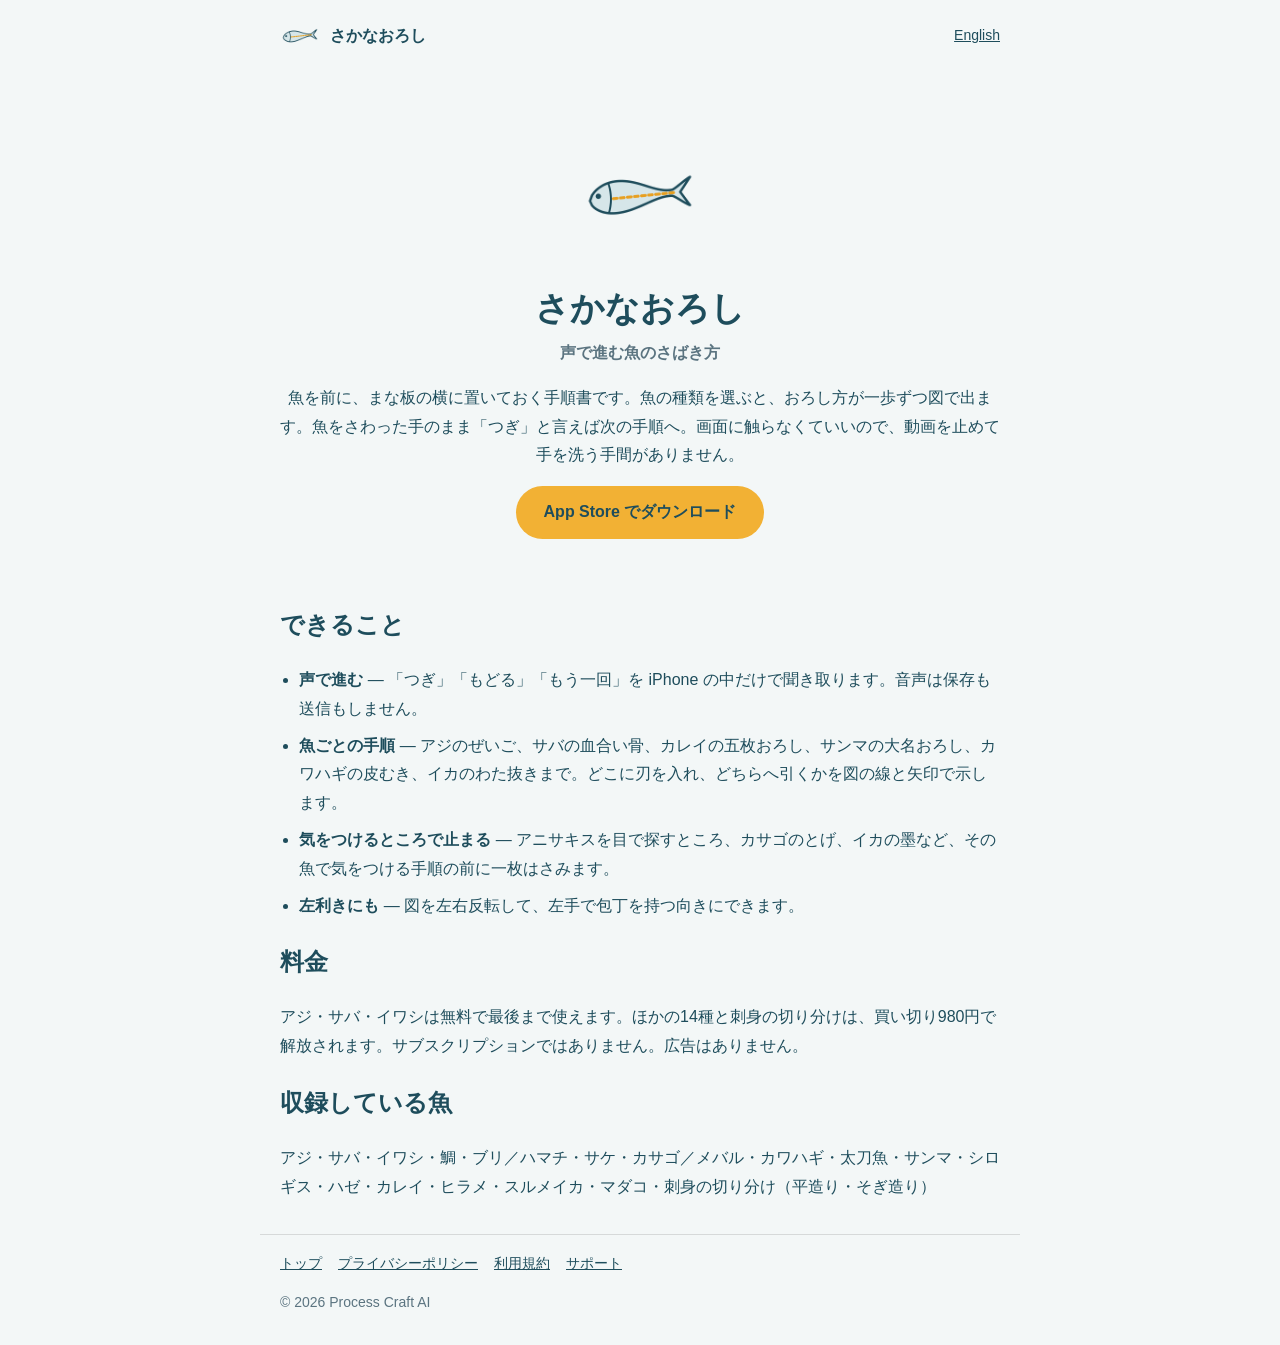
<file: index.html>
<!doctype html>
<html lang="ja">
<head>
<meta charset="utf-8">
<meta name="viewport" content="width=device-width, initial-scale=1">
<title>さかなおろし - 声で進む魚のさばき方｜三枚おろしから五枚おろしまで</title>
<meta name="description" content="さかなおろしは、魚種ごとのさばき方を一歩ずつ図で示し、濡れた手のまま「つぎ」と言えば次の手順へ進む iPhone アプリです。アジ・サバ・イワシは無料。">
<link rel="canonical" href="https://sakanaoroshi.process-craft-ai.com/">
<link rel="alternate" hreflang="ja" href="https://sakanaoroshi.process-craft-ai.com/">
<link rel="alternate" hreflang="en" href="https://sakanaoroshi.process-craft-ai.com/en/">
<meta property="og:type" content="website">
<meta property="og:site_name" content="さかなおろし">
<meta property="og:title" content="さかなおろし - 声で進む魚のさばき方｜三枚おろしから五枚おろしまで">
<meta property="og:description" content="さかなおろしは、魚種ごとのさばき方を一歩ずつ図で示し、濡れた手のまま「つぎ」と言えば次の手順へ進む iPhone アプリです。アジ・サバ・イワシは無料。">
<meta property="og:url" content="https://sakanaoroshi.process-craft-ai.com/">
<meta property="og:image" content="https://sakanaoroshi.process-craft-ai.com/icon-512.png">
<meta name="apple-itunes-app" content="app-id=6839185607">
<link rel="icon" href="favicon.ico" sizes="48x48">
<link rel="icon" type="image/png" sizes="192x192" href="icon-192.png">
<link rel="apple-touch-icon" href="apple-touch-icon.png">
<link rel="stylesheet" href="style.css">
<script type="application/ld+json">{"@context": "https://schema.org", "@graph": [{"@type": "WebSite", "@id": "https://sakanaoroshi.process-craft-ai.com/#website", "name": "さかなおろし", "alternateName": ["Sakana Oroshi", "Oroshi", "さかなおろし 声で進む魚のさばき方"], "url": "https://sakanaoroshi.process-craft-ai.com/", "inLanguage": "ja"}, {"@type": "MobileApplication", "name": "さかなおろし - 声で進む魚のさばき方", "operatingSystem": "iOS", "applicationCategory": "LifestyleApplication", "url": "https://apps.apple.com/jp/app/id6839185607", "offers": {"@type": "Offer", "price": "0", "priceCurrency": "JPY"}}]}</script>
</head>
<body>
<header><a class="brand" href=""><img src="icon-192.png" alt="" width="40" height="40">さかなおろし</a>
<a class="lang" href="en/">English</a></header>
<main>
<section class="hero">
<img src="icon-512.png" alt="さかなおろしのアイコン" width="120" height="120">
<h1>さかなおろし</h1>
<p class="sub">声で進む魚のさばき方</p>
<p>魚を前に、まな板の横に置いておく手順書です。魚の種類を選ぶと、おろし方が一歩ずつ図で出ます。魚をさわった手のまま「つぎ」と言えば次の手順へ。画面に触らなくていいので、動画を止めて手を洗う手間がありません。</p>
<p><a class="cta" href="https://apps.apple.com/jp/app/id6839185607">App Store でダウンロード</a></p>
</section>
<section>
<h2>できること</h2>
<ul>
<li><b>声で進む</b> — 「つぎ」「もどる」「もう一回」を iPhone の中だけで聞き取ります。音声は保存も送信もしません。</li>
<li><b>魚ごとの手順</b> — アジのぜいご、サバの血合い骨、カレイの五枚おろし、サンマの大名おろし、カワハギの皮むき、イカのわた抜きまで。どこに刃を入れ、どちらへ引くかを図の線と矢印で示します。</li>
<li><b>気をつけるところで止まる</b> — アニサキスを目で探すところ、カサゴのとげ、イカの墨など、その魚で気をつける手順の前に一枚はさみます。</li>
<li><b>左利きにも</b> — 図を左右反転して、左手で包丁を持つ向きにできます。</li>
</ul>
<h2>料金</h2>
<p>アジ・サバ・イワシは無料で最後まで使えます。ほかの14種と刺身の切り分けは、買い切り980円で解放されます。サブスクリプションではありません。広告はありません。</p>
<h2>収録している魚</h2>
<p>アジ・サバ・イワシ・鯛・ブリ／ハマチ・サケ・カサゴ／メバル・カワハギ・太刀魚・サンマ・シロギス・ハゼ・カレイ・ヒラメ・スルメイカ・マダコ・刺身の切り分け（平造り・そぎ造り）</p>
</section>
</main>
<footer><nav><a href="">トップ</a><a href="privacy.html">プライバシーポリシー</a><a href="terms.html">利用規約</a><a href="support.html">サポート</a></nav>
<p>© 2026 Process Craft AI</p></footer>
</body>
</html>
</file>
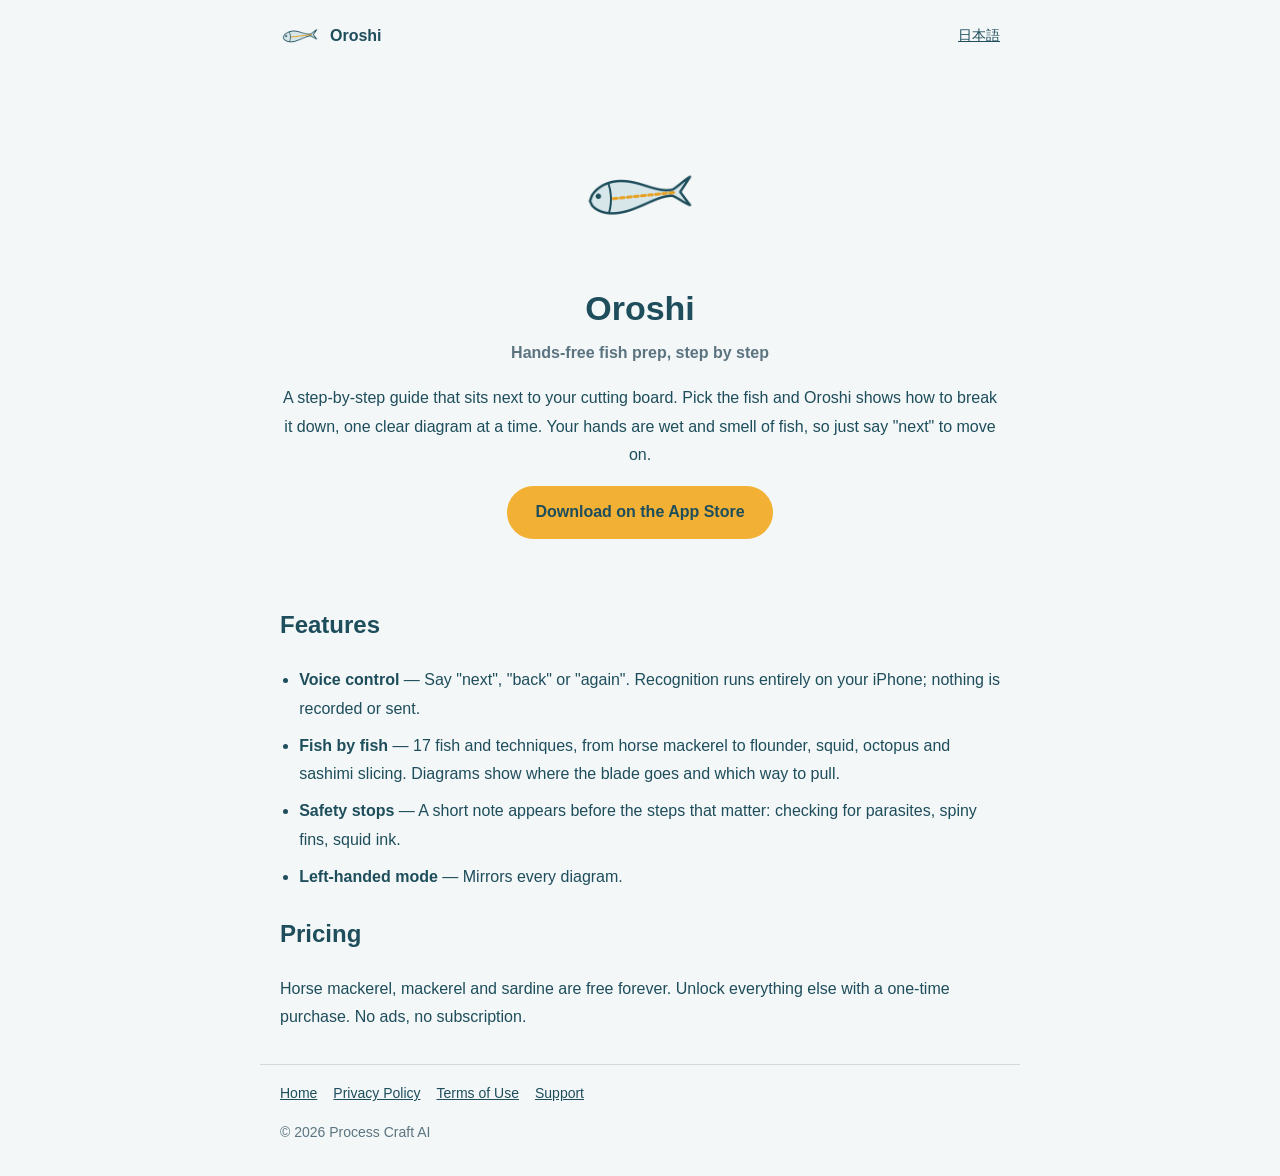
<file: en/index.html>
<!doctype html>
<html lang="en">
<head>
<meta charset="utf-8">
<meta name="viewport" content="width=device-width, initial-scale=1">
<title>Oroshi: Hands-Free Fish Prep | Step-by-step fish filleting</title>
<meta name="description" content="Oroshi shows how to clean and fillet 17 kinds of fish and seafood, one diagram at a time. Say “next” to move on, hands-free.">
<link rel="canonical" href="https://sakanaoroshi.process-craft-ai.com/en/">
<link rel="alternate" hreflang="ja" href="https://sakanaoroshi.process-craft-ai.com/">
<link rel="alternate" hreflang="en" href="https://sakanaoroshi.process-craft-ai.com/en/">
<meta property="og:type" content="website">
<meta property="og:site_name" content="Oroshi">
<meta property="og:title" content="Oroshi: Hands-Free Fish Prep | Step-by-step fish filleting">
<meta property="og:description" content="Oroshi shows how to clean and fillet 17 kinds of fish and seafood, one diagram at a time. Say “next” to move on, hands-free.">
<meta property="og:url" content="https://sakanaoroshi.process-craft-ai.com/en/">
<meta property="og:image" content="https://sakanaoroshi.process-craft-ai.com/icon-512.png">
<meta name="apple-itunes-app" content="app-id=6839185607">
<link rel="icon" href="../favicon.ico" sizes="48x48">
<link rel="icon" type="image/png" sizes="192x192" href="../icon-192.png">
<link rel="apple-touch-icon" href="../apple-touch-icon.png">
<link rel="stylesheet" href="../style.css">
<script type="application/ld+json">{"@context": "https://schema.org", "@graph": [{"@type": "WebSite", "@id": "https://sakanaoroshi.process-craft-ai.com/#website", "name": "さかなおろし", "alternateName": ["Sakana Oroshi", "Oroshi", "さかなおろし 声で進む魚のさばき方"], "url": "https://sakanaoroshi.process-craft-ai.com/", "inLanguage": "en"}, {"@type": "MobileApplication", "name": "Oroshi: Hands-Free Fish Prep", "operatingSystem": "iOS", "applicationCategory": "LifestyleApplication", "url": "https://apps.apple.com/us/app/id6839185607", "offers": {"@type": "Offer", "price": "0", "priceCurrency": "USD"}}]}</script>
</head>
<body>
<header><a class="brand" href="../en/"><img src="../icon-192.png" alt="" width="40" height="40">Oroshi</a>
<a class="lang" href="../">日本語</a></header>
<main>
<section class="hero">
<img src="../icon-512.png" alt="Oroshi app icon" width="120" height="120">
<h1>Oroshi</h1>
<p class="sub">Hands-free fish prep, step by step</p>
<p>A step-by-step guide that sits next to your cutting board. Pick the fish and Oroshi shows how to break it down, one clear diagram at a time. Your hands are wet and smell of fish, so just say "next" to move on.</p>
<p><a class="cta" href="https://apps.apple.com/us/app/id6839185607">Download on the App Store</a></p>
</section>
<section>
<h2>Features</h2>
<ul>
<li><b>Voice control</b> — Say "next", "back" or "again". Recognition runs entirely on your iPhone; nothing is recorded or sent.</li>
<li><b>Fish by fish</b> — 17 fish and techniques, from horse mackerel to flounder, squid, octopus and sashimi slicing. Diagrams show where the blade goes and which way to pull.</li>
<li><b>Safety stops</b> — A short note appears before the steps that matter: checking for parasites, spiny fins, squid ink.</li>
<li><b>Left-handed mode</b> — Mirrors every diagram.</li>
</ul>
<h2>Pricing</h2>
<p>Horse mackerel, mackerel and sardine are free forever. Unlock everything else with a one-time purchase. No ads, no subscription.</p>
</section>
</main>
<footer><nav><a href="../en/">Home</a><a href="../en/privacy.html">Privacy Policy</a><a href="../en/terms.html">Terms of Use</a><a href="../en/support.html">Support</a></nav>
<p>© 2026 Process Craft AI</p></footer>
</body>
</html>
</file>
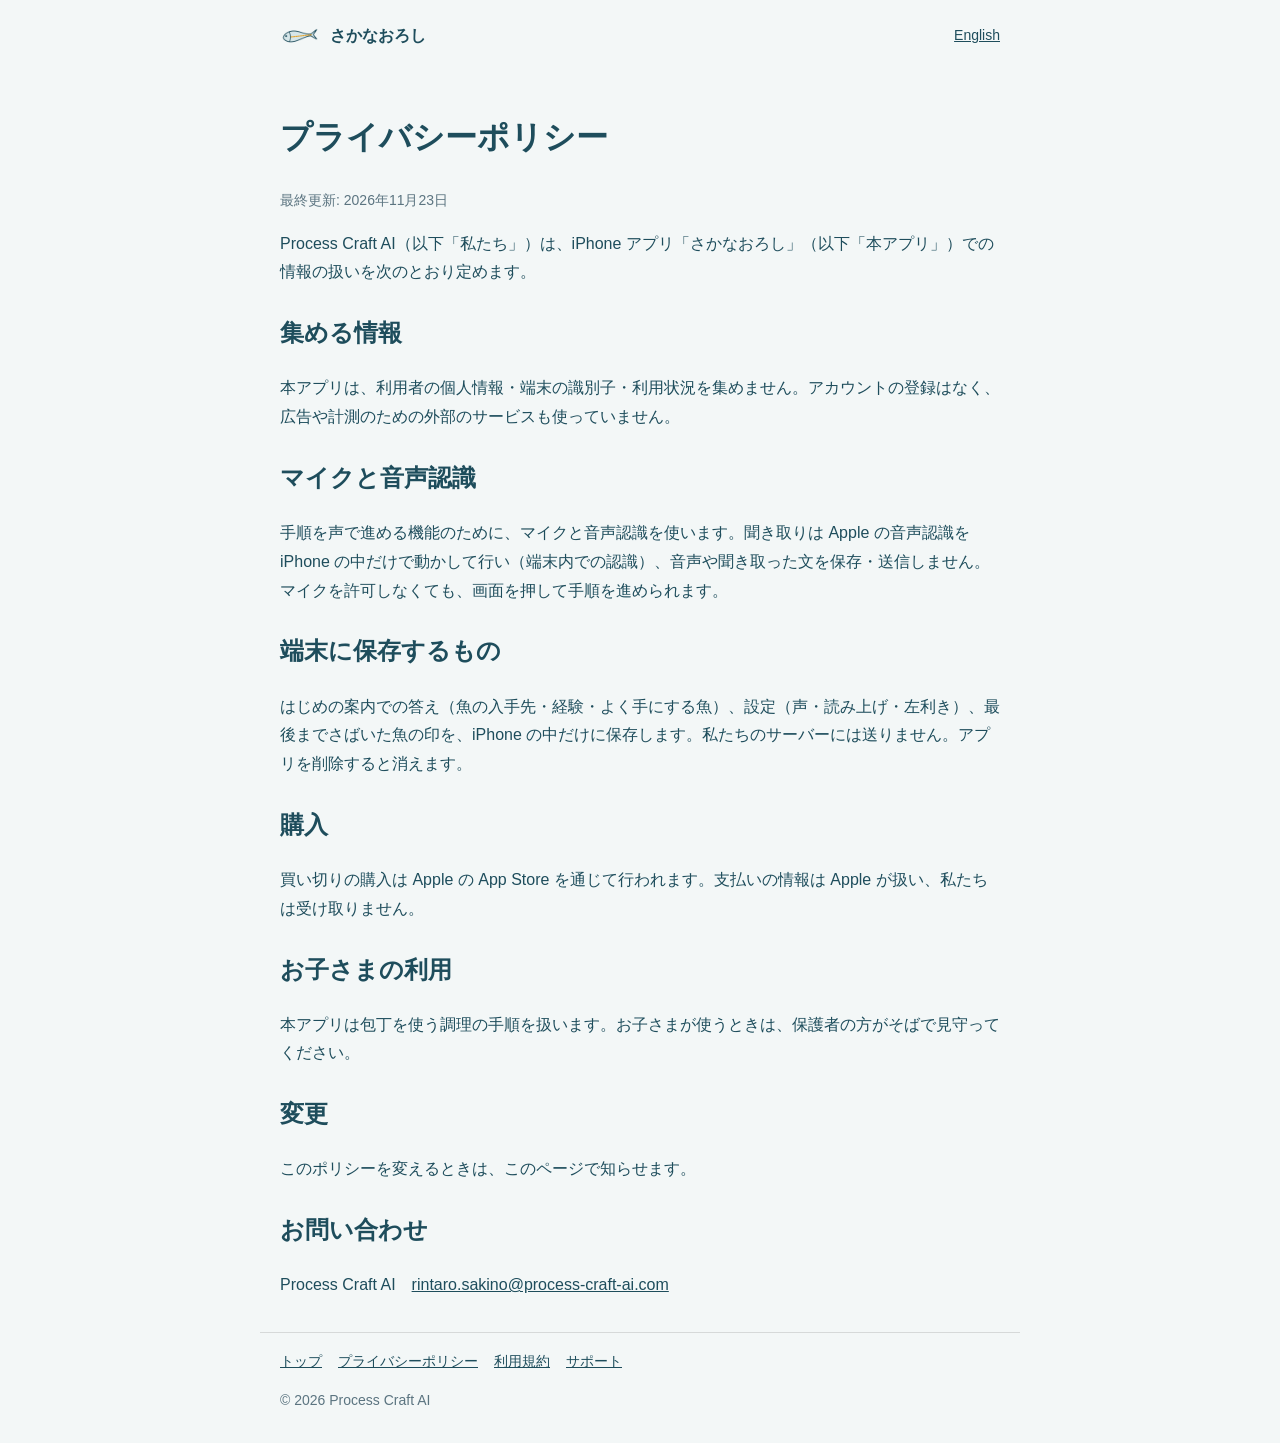
<file: privacy.html>
<!doctype html>
<html lang="ja">
<head>
<meta charset="utf-8">
<meta name="viewport" content="width=device-width, initial-scale=1">
<title>さかなおろし｜プライバシーポリシー</title>
<meta name="description" content="さかなおろしのプライバシーポリシー。個人情報を集めず、声は iPhone の中だけで聞き取ります。">
<link rel="canonical" href="https://sakanaoroshi.process-craft-ai.com/privacy.html">
<link rel="alternate" hreflang="ja" href="https://sakanaoroshi.process-craft-ai.com/privacy.html">
<link rel="alternate" hreflang="en" href="https://sakanaoroshi.process-craft-ai.com/en/privacy.html">
<meta property="og:type" content="website">
<meta property="og:site_name" content="さかなおろし">
<meta property="og:title" content="さかなおろし｜プライバシーポリシー">
<meta property="og:description" content="さかなおろしのプライバシーポリシー。個人情報を集めず、声は iPhone の中だけで聞き取ります。">
<meta property="og:url" content="https://sakanaoroshi.process-craft-ai.com/privacy.html">
<meta property="og:image" content="https://sakanaoroshi.process-craft-ai.com/icon-512.png">
<meta name="apple-itunes-app" content="app-id=6839185607">
<link rel="icon" href="favicon.ico" sizes="48x48">
<link rel="icon" type="image/png" sizes="192x192" href="icon-192.png">
<link rel="apple-touch-icon" href="apple-touch-icon.png">
<link rel="stylesheet" href="style.css">

</head>
<body>
<header><a class="brand" href=""><img src="icon-192.png" alt="" width="40" height="40">さかなおろし</a>
<a class="lang" href="en/privacy.html">English</a></header>
<main>
<h1>プライバシーポリシー</h1>
<p class="date">最終更新: 2026年11月23日</p>
<p>Process Craft AI（以下「私たち」）は、iPhone アプリ「さかなおろし」（以下「本アプリ」）での情報の扱いを次のとおり定めます。</p>
<h2>集める情報</h2>
<p>本アプリは、利用者の個人情報・端末の識別子・利用状況を集めません。アカウントの登録はなく、広告や計測のための外部のサービスも使っていません。</p>
<h2>マイクと音声認識</h2>
<p>手順を声で進める機能のために、マイクと音声認識を使います。聞き取りは Apple の音声認識を iPhone の中だけで動かして行い（端末内での認識）、音声や聞き取った文を保存・送信しません。マイクを許可しなくても、画面を押して手順を進められます。</p>
<h2>端末に保存するもの</h2>
<p>はじめの案内での答え（魚の入手先・経験・よく手にする魚）、設定（声・読み上げ・左利き）、最後までさばいた魚の印を、iPhone の中だけに保存します。私たちのサーバーには送りません。アプリを削除すると消えます。</p>
<h2>購入</h2>
<p>買い切りの購入は Apple の App Store を通じて行われます。支払いの情報は Apple が扱い、私たちは受け取りません。</p>
<h2>お子さまの利用</h2>
<p>本アプリは包丁を使う調理の手順を扱います。お子さまが使うときは、保護者の方がそばで見守ってください。</p>
<h2>変更</h2>
<p>このポリシーを変えるときは、このページで知らせます。</p>
<h2>お問い合わせ</h2>
<p>Process Craft AI　<a href="mailto:rintaro.sakino@process-craft-ai.com">rintaro.sakino@process-craft-ai.com</a></p>
</main>
<footer><nav><a href="">トップ</a><a href="privacy.html">プライバシーポリシー</a><a href="terms.html">利用規約</a><a href="support.html">サポート</a></nav>
<p>© 2026 Process Craft AI</p></footer>
</body>
</html>
</file>
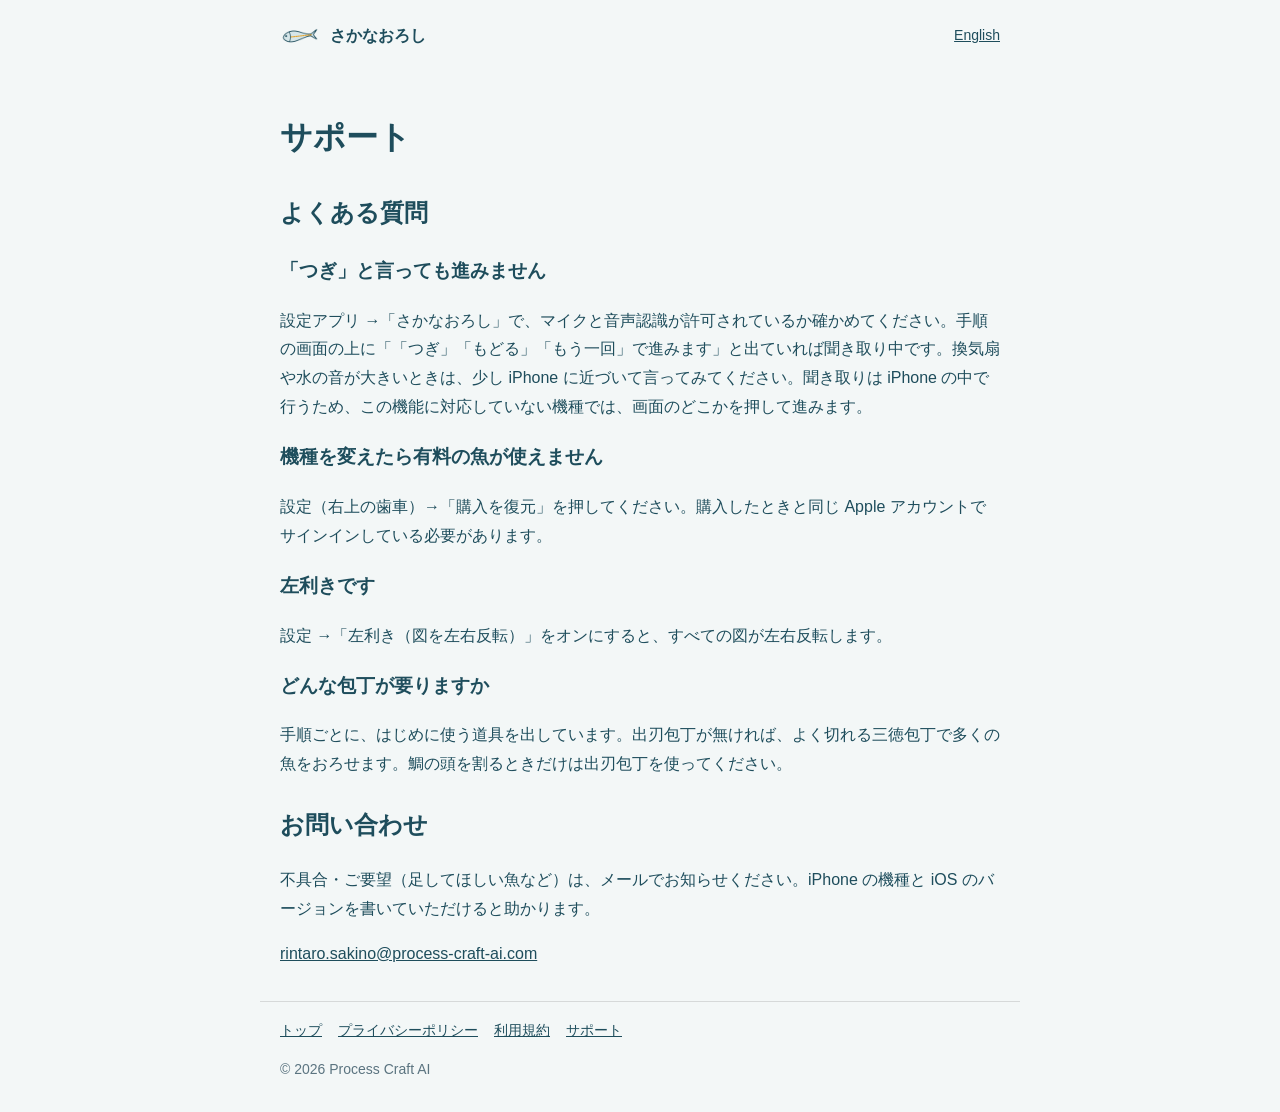
<file: support.html>
<!doctype html>
<html lang="ja">
<head>
<meta charset="utf-8">
<meta name="viewport" content="width=device-width, initial-scale=1">
<title>さかなおろし｜サポート</title>
<meta name="description" content="さかなおろしのよくある質問とお問い合わせ先。">
<link rel="canonical" href="https://sakanaoroshi.process-craft-ai.com/support.html">
<link rel="alternate" hreflang="ja" href="https://sakanaoroshi.process-craft-ai.com/support.html">
<link rel="alternate" hreflang="en" href="https://sakanaoroshi.process-craft-ai.com/en/support.html">
<meta property="og:type" content="website">
<meta property="og:site_name" content="さかなおろし">
<meta property="og:title" content="さかなおろし｜サポート">
<meta property="og:description" content="さかなおろしのよくある質問とお問い合わせ先。">
<meta property="og:url" content="https://sakanaoroshi.process-craft-ai.com/support.html">
<meta property="og:image" content="https://sakanaoroshi.process-craft-ai.com/icon-512.png">
<meta name="apple-itunes-app" content="app-id=6839185607">
<link rel="icon" href="favicon.ico" sizes="48x48">
<link rel="icon" type="image/png" sizes="192x192" href="icon-192.png">
<link rel="apple-touch-icon" href="apple-touch-icon.png">
<link rel="stylesheet" href="style.css">

</head>
<body>
<header><a class="brand" href=""><img src="icon-192.png" alt="" width="40" height="40">さかなおろし</a>
<a class="lang" href="en/support.html">English</a></header>
<main>
<h1>サポート</h1>
<h2>よくある質問</h2>
<h3>「つぎ」と言っても進みません</h3>
<p>設定アプリ →「さかなおろし」で、マイクと音声認識が許可されているか確かめてください。手順の画面の上に「「つぎ」「もどる」「もう一回」で進みます」と出ていれば聞き取り中です。換気扇や水の音が大きいときは、少し iPhone に近づいて言ってみてください。聞き取りは iPhone の中で行うため、この機能に対応していない機種では、画面のどこかを押して進みます。</p>
<h3>機種を変えたら有料の魚が使えません</h3>
<p>設定（右上の歯車）→「購入を復元」を押してください。購入したときと同じ Apple アカウントでサインインしている必要があります。</p>
<h3>左利きです</h3>
<p>設定 →「左利き（図を左右反転）」をオンにすると、すべての図が左右反転します。</p>
<h3>どんな包丁が要りますか</h3>
<p>手順ごとに、はじめに使う道具を出しています。出刃包丁が無ければ、よく切れる三徳包丁で多くの魚をおろせます。鯛の頭を割るときだけは出刃包丁を使ってください。</p>
<h2>お問い合わせ</h2>
<p>不具合・ご要望（足してほしい魚など）は、メールでお知らせください。iPhone の機種と iOS のバージョンを書いていただけると助かります。</p>
<p><a href="mailto:rintaro.sakino@process-craft-ai.com?subject=さかなおろし">rintaro.sakino@process-craft-ai.com</a></p>
</main>
<footer><nav><a href="">トップ</a><a href="privacy.html">プライバシーポリシー</a><a href="terms.html">利用規約</a><a href="support.html">サポート</a></nav>
<p>© 2026 Process Craft AI</p></footer>
</body>
</html>
</file>
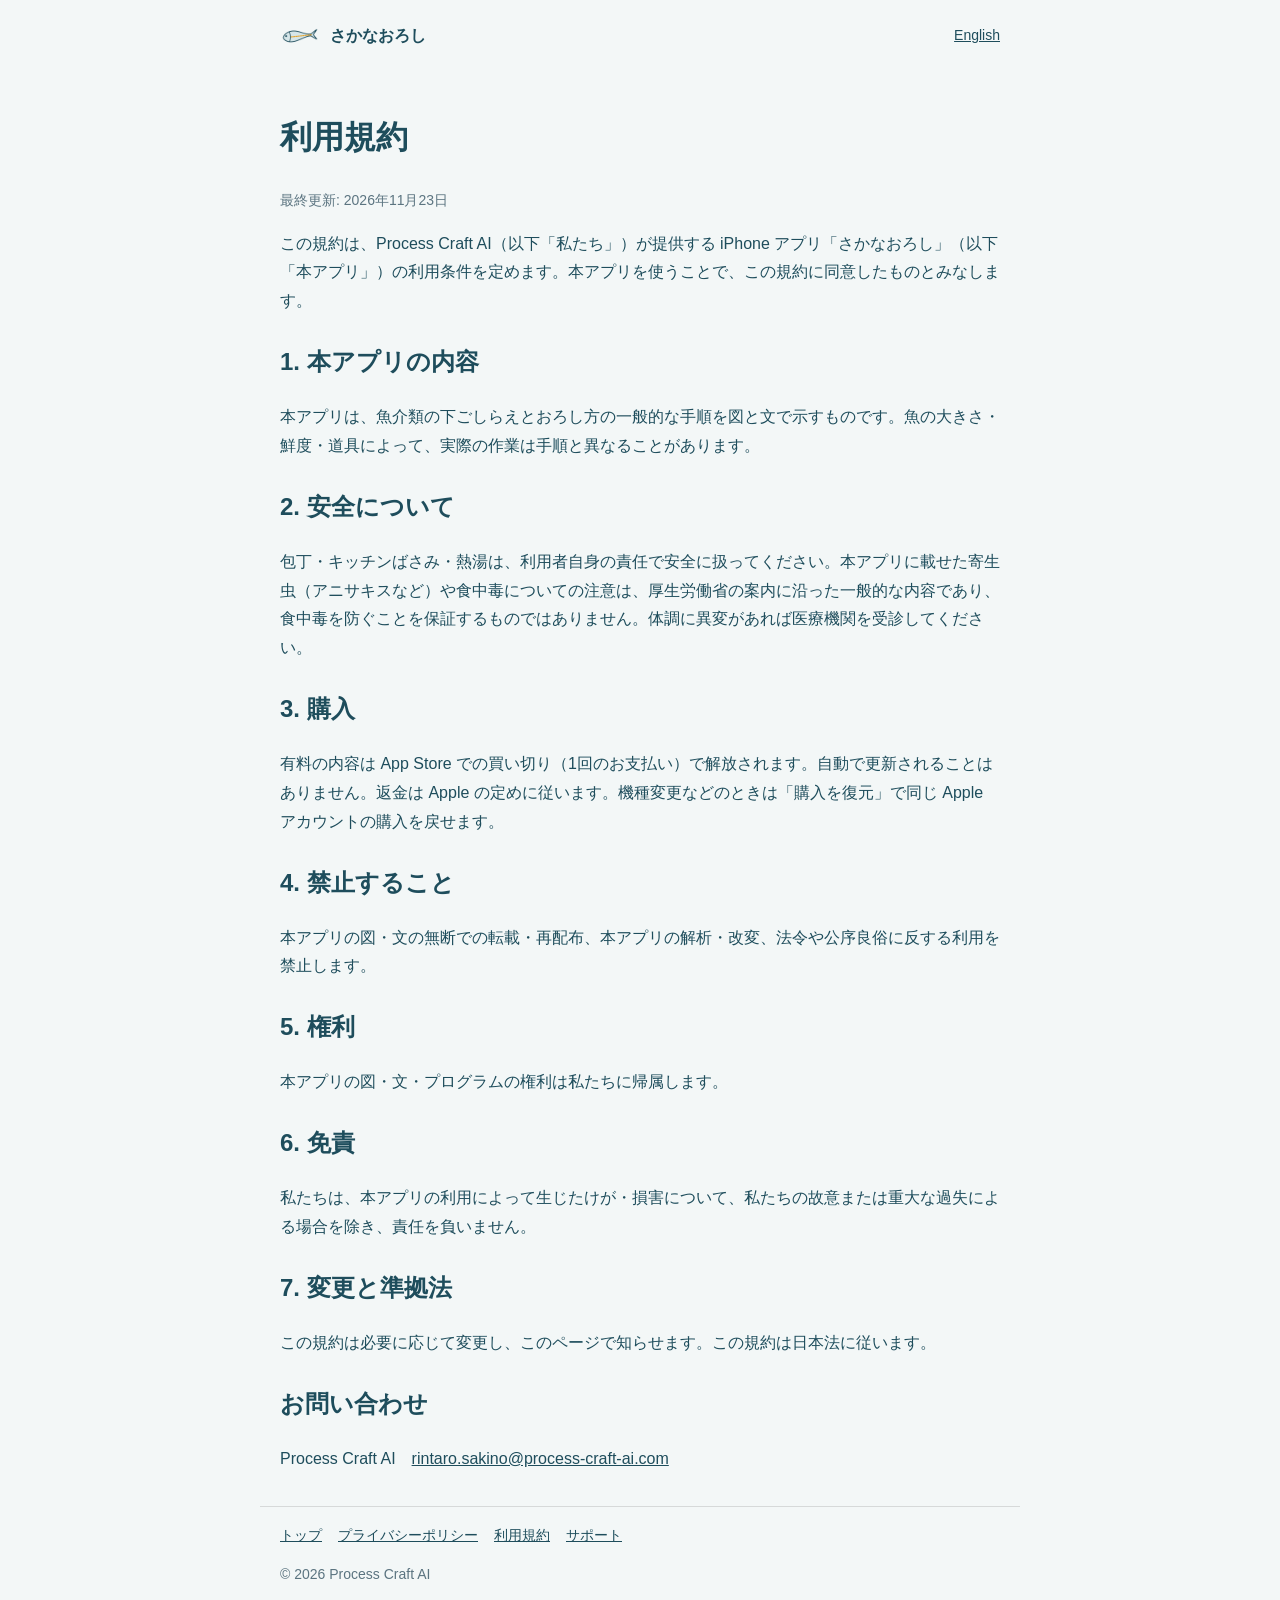
<file: terms.html>
<!doctype html>
<html lang="ja">
<head>
<meta charset="utf-8">
<meta name="viewport" content="width=device-width, initial-scale=1">
<title>さかなおろし｜利用規約</title>
<meta name="description" content="さかなおろしの利用規約。">
<link rel="canonical" href="https://sakanaoroshi.process-craft-ai.com/terms.html">
<link rel="alternate" hreflang="ja" href="https://sakanaoroshi.process-craft-ai.com/terms.html">
<link rel="alternate" hreflang="en" href="https://sakanaoroshi.process-craft-ai.com/en/terms.html">
<meta property="og:type" content="website">
<meta property="og:site_name" content="さかなおろし">
<meta property="og:title" content="さかなおろし｜利用規約">
<meta property="og:description" content="さかなおろしの利用規約。">
<meta property="og:url" content="https://sakanaoroshi.process-craft-ai.com/terms.html">
<meta property="og:image" content="https://sakanaoroshi.process-craft-ai.com/icon-512.png">
<meta name="apple-itunes-app" content="app-id=6839185607">
<link rel="icon" href="favicon.ico" sizes="48x48">
<link rel="icon" type="image/png" sizes="192x192" href="icon-192.png">
<link rel="apple-touch-icon" href="apple-touch-icon.png">
<link rel="stylesheet" href="style.css">

</head>
<body>
<header><a class="brand" href=""><img src="icon-192.png" alt="" width="40" height="40">さかなおろし</a>
<a class="lang" href="en/terms.html">English</a></header>
<main>
<h1>利用規約</h1>
<p class="date">最終更新: 2026年11月23日</p>
<p>この規約は、Process Craft AI（以下「私たち」）が提供する iPhone アプリ「さかなおろし」（以下「本アプリ」）の利用条件を定めます。本アプリを使うことで、この規約に同意したものとみなします。</p>
<h2>1. 本アプリの内容</h2>
<p>本アプリは、魚介類の下ごしらえとおろし方の一般的な手順を図と文で示すものです。魚の大きさ・鮮度・道具によって、実際の作業は手順と異なることがあります。</p>
<h2>2. 安全について</h2>
<p>包丁・キッチンばさみ・熱湯は、利用者自身の責任で安全に扱ってください。本アプリに載せた寄生虫（アニサキスなど）や食中毒についての注意は、厚生労働省の案内に沿った一般的な内容であり、食中毒を防ぐことを保証するものではありません。体調に異変があれば医療機関を受診してください。</p>
<h2>3. 購入</h2>
<p>有料の内容は App Store での買い切り（1回のお支払い）で解放されます。自動で更新されることはありません。返金は Apple の定めに従います。機種変更などのときは「購入を復元」で同じ Apple アカウントの購入を戻せます。</p>
<h2>4. 禁止すること</h2>
<p>本アプリの図・文の無断での転載・再配布、本アプリの解析・改変、法令や公序良俗に反する利用を禁止します。</p>
<h2>5. 権利</h2>
<p>本アプリの図・文・プログラムの権利は私たちに帰属します。</p>
<h2>6. 免責</h2>
<p>私たちは、本アプリの利用によって生じたけが・損害について、私たちの故意または重大な過失による場合を除き、責任を負いません。</p>
<h2>7. 変更と準拠法</h2>
<p>この規約は必要に応じて変更し、このページで知らせます。この規約は日本法に従います。</p>
<h2>お問い合わせ</h2>
<p>Process Craft AI　<a href="mailto:rintaro.sakino@process-craft-ai.com">rintaro.sakino@process-craft-ai.com</a></p>
</main>
<footer><nav><a href="">トップ</a><a href="privacy.html">プライバシーポリシー</a><a href="terms.html">利用規約</a><a href="support.html">サポート</a></nav>
<p>© 2026 Process Craft AI</p></footer>
</body>
</html>
</file>
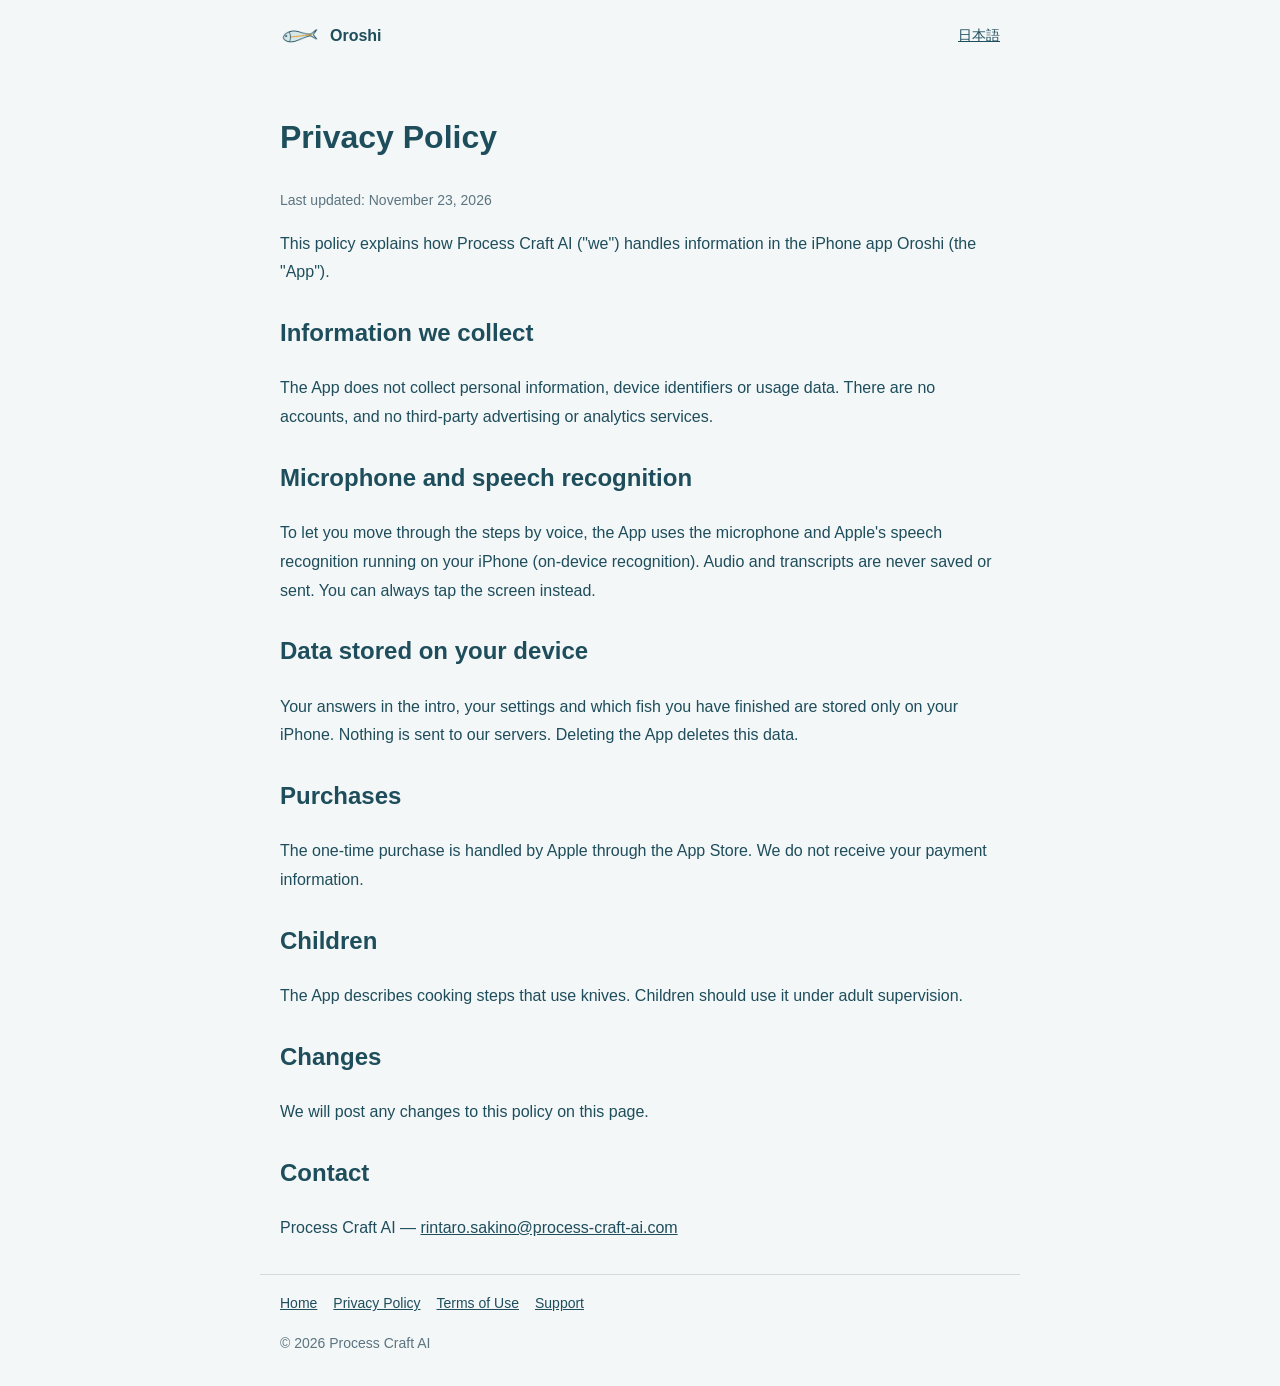
<file: en/privacy.html>
<!doctype html>
<html lang="en">
<head>
<meta charset="utf-8">
<meta name="viewport" content="width=device-width, initial-scale=1">
<title>Oroshi | Privacy Policy</title>
<meta name="description" content="Oroshi privacy policy. No data collection; voice is processed only on your iPhone.">
<link rel="canonical" href="https://sakanaoroshi.process-craft-ai.com/en/privacy.html">
<link rel="alternate" hreflang="ja" href="https://sakanaoroshi.process-craft-ai.com/privacy.html">
<link rel="alternate" hreflang="en" href="https://sakanaoroshi.process-craft-ai.com/en/privacy.html">
<meta property="og:type" content="website">
<meta property="og:site_name" content="Oroshi">
<meta property="og:title" content="Oroshi | Privacy Policy">
<meta property="og:description" content="Oroshi privacy policy. No data collection; voice is processed only on your iPhone.">
<meta property="og:url" content="https://sakanaoroshi.process-craft-ai.com/en/privacy.html">
<meta property="og:image" content="https://sakanaoroshi.process-craft-ai.com/icon-512.png">
<meta name="apple-itunes-app" content="app-id=6839185607">
<link rel="icon" href="../favicon.ico" sizes="48x48">
<link rel="icon" type="image/png" sizes="192x192" href="../icon-192.png">
<link rel="apple-touch-icon" href="../apple-touch-icon.png">
<link rel="stylesheet" href="../style.css">

</head>
<body>
<header><a class="brand" href="../en/"><img src="../icon-192.png" alt="" width="40" height="40">Oroshi</a>
<a class="lang" href="../privacy.html">日本語</a></header>
<main>
<h1>Privacy Policy</h1>
<p class="date">Last updated: November 23, 2026</p>
<p>This policy explains how Process Craft AI ("we") handles information in the iPhone app Oroshi (the "App").</p>
<h2>Information we collect</h2>
<p>The App does not collect personal information, device identifiers or usage data. There are no accounts, and no third-party advertising or analytics services.</p>
<h2>Microphone and speech recognition</h2>
<p>To let you move through the steps by voice, the App uses the microphone and Apple's speech recognition running on your iPhone (on-device recognition). Audio and transcripts are never saved or sent. You can always tap the screen instead.</p>
<h2>Data stored on your device</h2>
<p>Your answers in the intro, your settings and which fish you have finished are stored only on your iPhone. Nothing is sent to our servers. Deleting the App deletes this data.</p>
<h2>Purchases</h2>
<p>The one-time purchase is handled by Apple through the App Store. We do not receive your payment information.</p>
<h2>Children</h2>
<p>The App describes cooking steps that use knives. Children should use it under adult supervision.</p>
<h2>Changes</h2>
<p>We will post any changes to this policy on this page.</p>
<h2>Contact</h2>
<p>Process Craft AI — <a href="mailto:rintaro.sakino@process-craft-ai.com">rintaro.sakino@process-craft-ai.com</a></p>
</main>
<footer><nav><a href="../en/">Home</a><a href="../en/privacy.html">Privacy Policy</a><a href="../en/terms.html">Terms of Use</a><a href="../en/support.html">Support</a></nav>
<p>© 2026 Process Craft AI</p></footer>
</body>
</html>
</file>
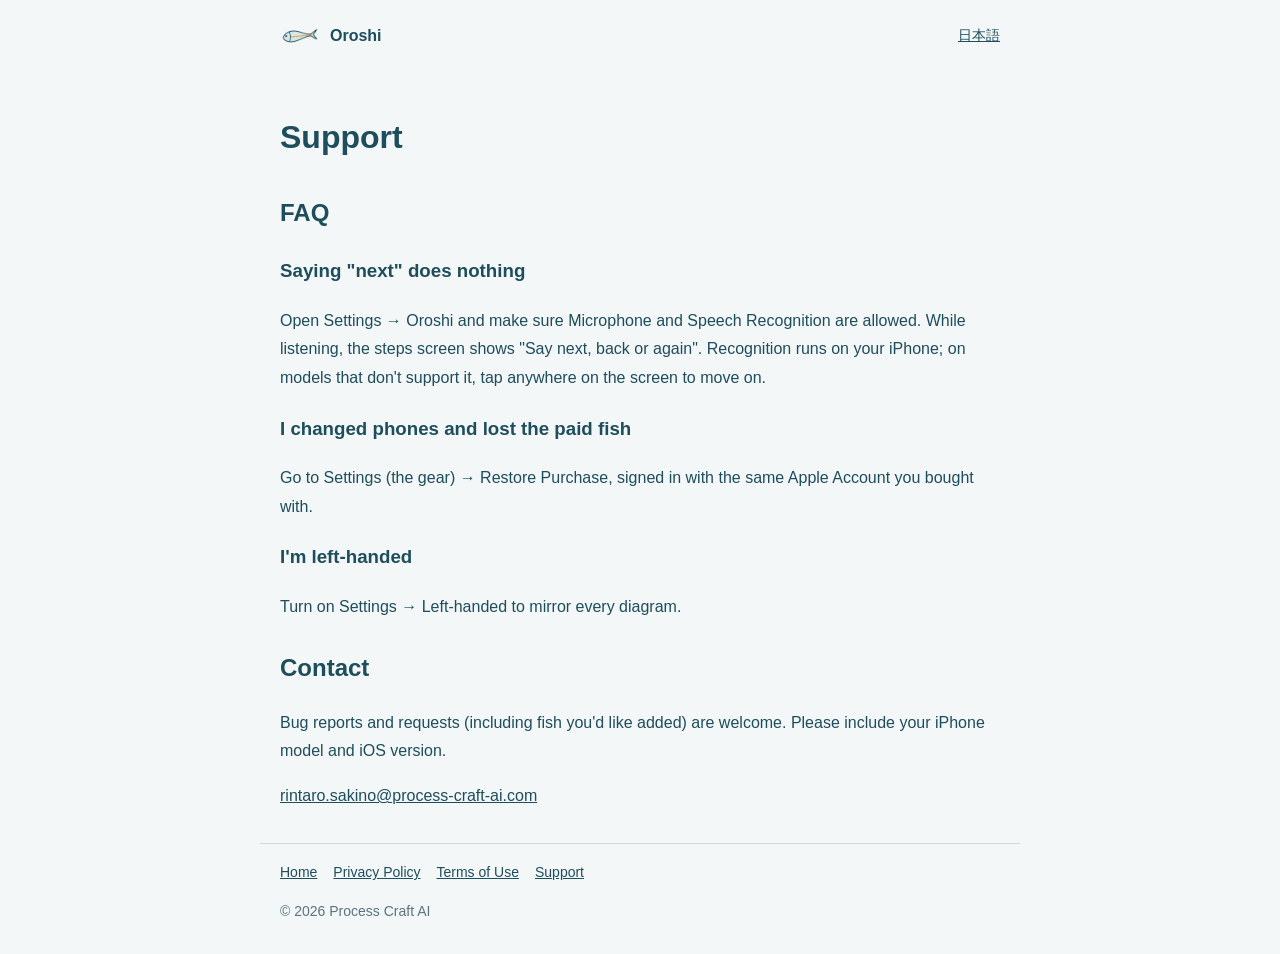
<file: en/support.html>
<!doctype html>
<html lang="en">
<head>
<meta charset="utf-8">
<meta name="viewport" content="width=device-width, initial-scale=1">
<title>Oroshi | Support</title>
<meta name="description" content="Oroshi FAQ and contact.">
<link rel="canonical" href="https://sakanaoroshi.process-craft-ai.com/en/support.html">
<link rel="alternate" hreflang="ja" href="https://sakanaoroshi.process-craft-ai.com/support.html">
<link rel="alternate" hreflang="en" href="https://sakanaoroshi.process-craft-ai.com/en/support.html">
<meta property="og:type" content="website">
<meta property="og:site_name" content="Oroshi">
<meta property="og:title" content="Oroshi | Support">
<meta property="og:description" content="Oroshi FAQ and contact.">
<meta property="og:url" content="https://sakanaoroshi.process-craft-ai.com/en/support.html">
<meta property="og:image" content="https://sakanaoroshi.process-craft-ai.com/icon-512.png">
<meta name="apple-itunes-app" content="app-id=6839185607">
<link rel="icon" href="../favicon.ico" sizes="48x48">
<link rel="icon" type="image/png" sizes="192x192" href="../icon-192.png">
<link rel="apple-touch-icon" href="../apple-touch-icon.png">
<link rel="stylesheet" href="../style.css">

</head>
<body>
<header><a class="brand" href="../en/"><img src="../icon-192.png" alt="" width="40" height="40">Oroshi</a>
<a class="lang" href="../support.html">日本語</a></header>
<main>
<h1>Support</h1>
<h2>FAQ</h2>
<h3>Saying "next" does nothing</h3>
<p>Open Settings → Oroshi and make sure Microphone and Speech Recognition are allowed. While listening, the steps screen shows "Say next, back or again". Recognition runs on your iPhone; on models that don't support it, tap anywhere on the screen to move on.</p>
<h3>I changed phones and lost the paid fish</h3>
<p>Go to Settings (the gear) → Restore Purchase, signed in with the same Apple Account you bought with.</p>
<h3>I'm left-handed</h3>
<p>Turn on Settings → Left-handed to mirror every diagram.</p>
<h2>Contact</h2>
<p>Bug reports and requests (including fish you'd like added) are welcome. Please include your iPhone model and iOS version.</p>
<p><a href="mailto:rintaro.sakino@process-craft-ai.com?subject=Oroshi">rintaro.sakino@process-craft-ai.com</a></p>
</main>
<footer><nav><a href="../en/">Home</a><a href="../en/privacy.html">Privacy Policy</a><a href="../en/terms.html">Terms of Use</a><a href="../en/support.html">Support</a></nav>
<p>© 2026 Process Craft AI</p></footer>
</body>
</html>
</file>
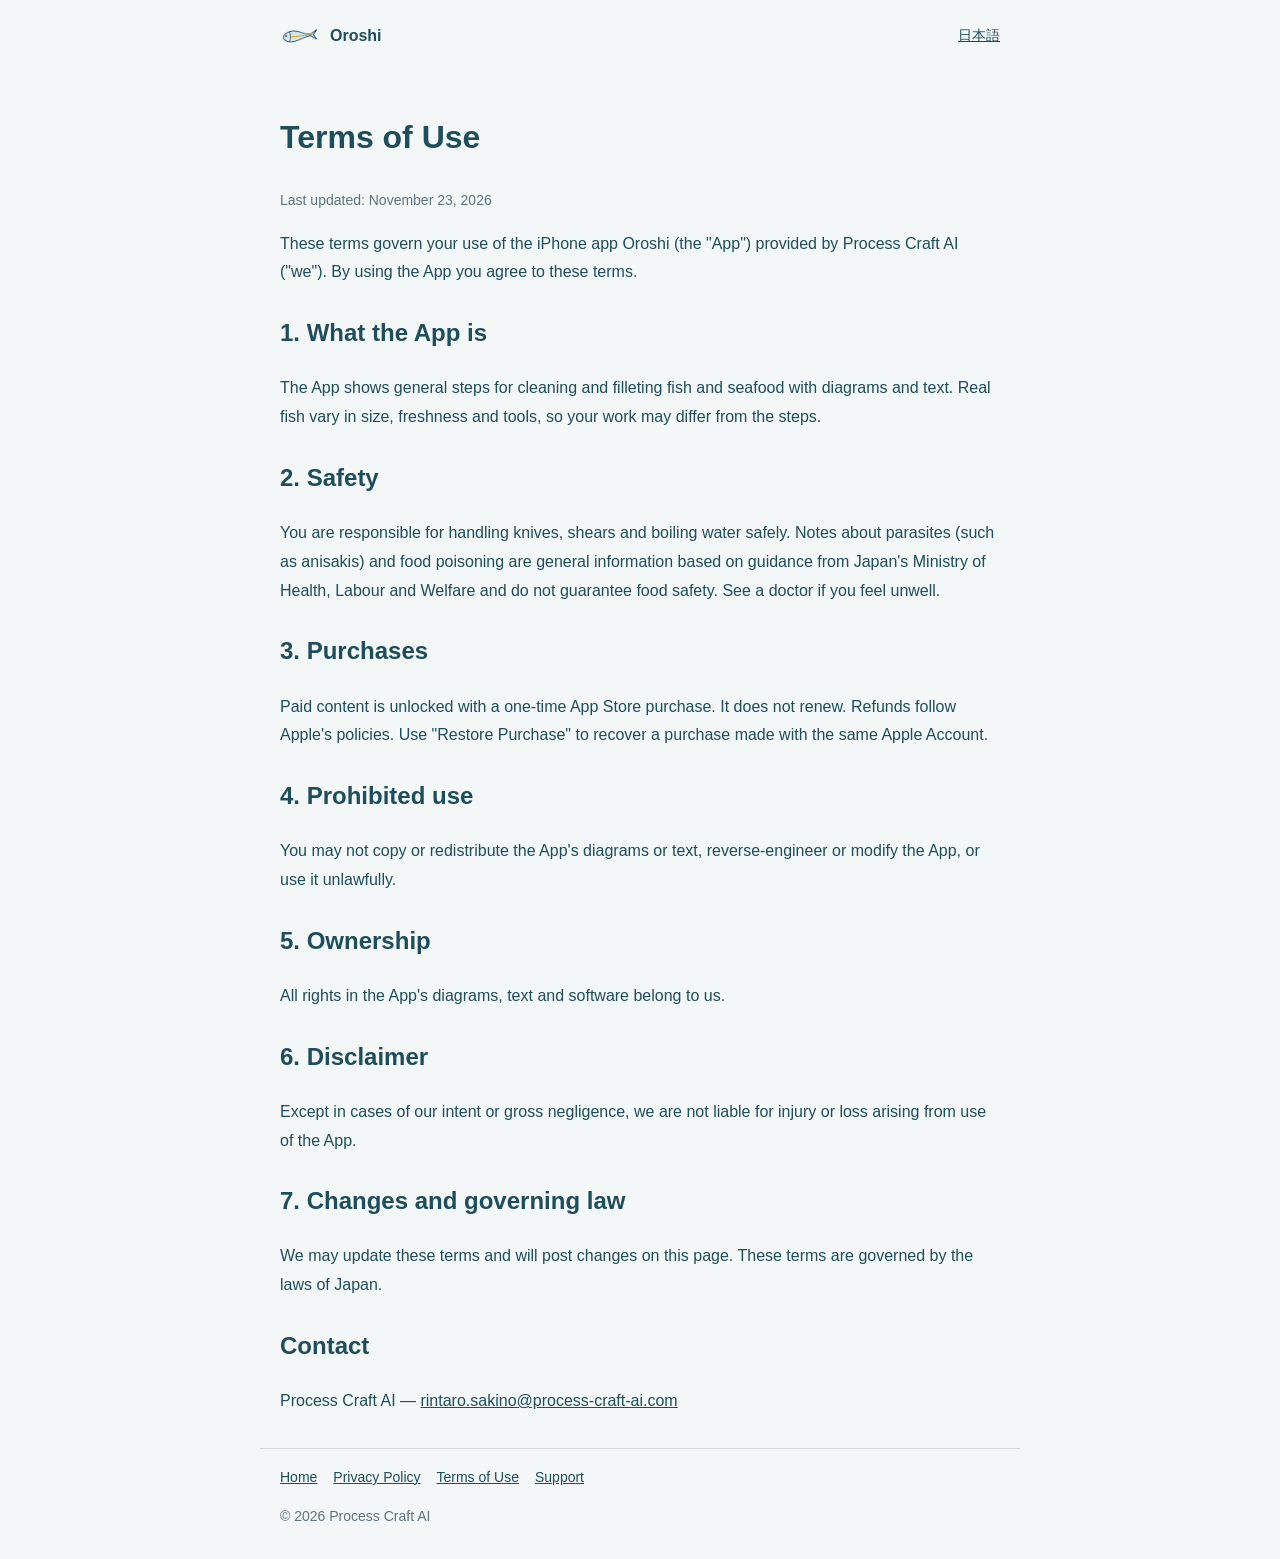
<file: en/terms.html>
<!doctype html>
<html lang="en">
<head>
<meta charset="utf-8">
<meta name="viewport" content="width=device-width, initial-scale=1">
<title>Oroshi | Terms of Use</title>
<meta name="description" content="Oroshi terms of use.">
<link rel="canonical" href="https://sakanaoroshi.process-craft-ai.com/en/terms.html">
<link rel="alternate" hreflang="ja" href="https://sakanaoroshi.process-craft-ai.com/terms.html">
<link rel="alternate" hreflang="en" href="https://sakanaoroshi.process-craft-ai.com/en/terms.html">
<meta property="og:type" content="website">
<meta property="og:site_name" content="Oroshi">
<meta property="og:title" content="Oroshi | Terms of Use">
<meta property="og:description" content="Oroshi terms of use.">
<meta property="og:url" content="https://sakanaoroshi.process-craft-ai.com/en/terms.html">
<meta property="og:image" content="https://sakanaoroshi.process-craft-ai.com/icon-512.png">
<meta name="apple-itunes-app" content="app-id=6839185607">
<link rel="icon" href="../favicon.ico" sizes="48x48">
<link rel="icon" type="image/png" sizes="192x192" href="../icon-192.png">
<link rel="apple-touch-icon" href="../apple-touch-icon.png">
<link rel="stylesheet" href="../style.css">

</head>
<body>
<header><a class="brand" href="../en/"><img src="../icon-192.png" alt="" width="40" height="40">Oroshi</a>
<a class="lang" href="../terms.html">日本語</a></header>
<main>
<h1>Terms of Use</h1>
<p class="date">Last updated: November 23, 2026</p>
<p>These terms govern your use of the iPhone app Oroshi (the "App") provided by Process Craft AI ("we"). By using the App you agree to these terms.</p>
<h2>1. What the App is</h2>
<p>The App shows general steps for cleaning and filleting fish and seafood with diagrams and text. Real fish vary in size, freshness and tools, so your work may differ from the steps.</p>
<h2>2. Safety</h2>
<p>You are responsible for handling knives, shears and boiling water safely. Notes about parasites (such as anisakis) and food poisoning are general information based on guidance from Japan's Ministry of Health, Labour and Welfare and do not guarantee food safety. See a doctor if you feel unwell.</p>
<h2>3. Purchases</h2>
<p>Paid content is unlocked with a one-time App Store purchase. It does not renew. Refunds follow Apple's policies. Use "Restore Purchase" to recover a purchase made with the same Apple Account.</p>
<h2>4. Prohibited use</h2>
<p>You may not copy or redistribute the App's diagrams or text, reverse-engineer or modify the App, or use it unlawfully.</p>
<h2>5. Ownership</h2>
<p>All rights in the App's diagrams, text and software belong to us.</p>
<h2>6. Disclaimer</h2>
<p>Except in cases of our intent or gross negligence, we are not liable for injury or loss arising from use of the App.</p>
<h2>7. Changes and governing law</h2>
<p>We may update these terms and will post changes on this page. These terms are governed by the laws of Japan.</p>
<h2>Contact</h2>
<p>Process Craft AI — <a href="mailto:rintaro.sakino@process-craft-ai.com">rintaro.sakino@process-craft-ai.com</a></p>
</main>
<footer><nav><a href="../en/">Home</a><a href="../en/privacy.html">Privacy Policy</a><a href="../en/terms.html">Terms of Use</a><a href="../en/support.html">Support</a></nav>
<p>© 2026 Process Craft AI</p></footer>
</body>
</html>
</file>
<file: style.css>
:root{--ink:#1E4D5C;--paper:#F3F7F7;--card:#fff;--cut:#F2B134;--sub:#5B7480}
@media (prefers-color-scheme:dark){:root{--ink:#E6EEF0;--paper:#0F1B1F;--card:#17272D;--sub:#93A9B1}}
*{box-sizing:border-box}body{margin:0;background:var(--paper);color:var(--ink);font-family:-apple-system,"Hiragino Sans","Hiragino Kaku Gothic ProN",sans-serif;line-height:1.8}
header,main,footer{max-width:760px;margin:0 auto;padding:16px 20px}
header{display:flex;justify-content:space-between;align-items:center}
.brand{display:flex;gap:10px;align-items:center;font-weight:700;color:var(--ink);text-decoration:none}.brand img{border-radius:10px}
a{color:var(--ink)}.lang{font-size:14px}
.hero{text-align:center;padding:24px 0}.hero img{border-radius:26px}.hero h1{margin:12px 0 0;font-size:34px}
.sub{color:var(--sub);margin:0 0 16px;font-weight:600}.cta{font-weight:700;background:var(--cut);color:#1E4D5C;text-decoration:none;border-radius:999px;padding:12px 28px;display:inline-block}
section,main>h2{margin-top:24px}ul{padding-left:1.2em}li{margin:8px 0}.date{color:var(--sub);font-size:14px}
footer{border-top:1px solid rgba(127,127,127,.25);font-size:14px;color:var(--sub)}footer nav{display:flex;flex-wrap:wrap;gap:16px}
</file>
